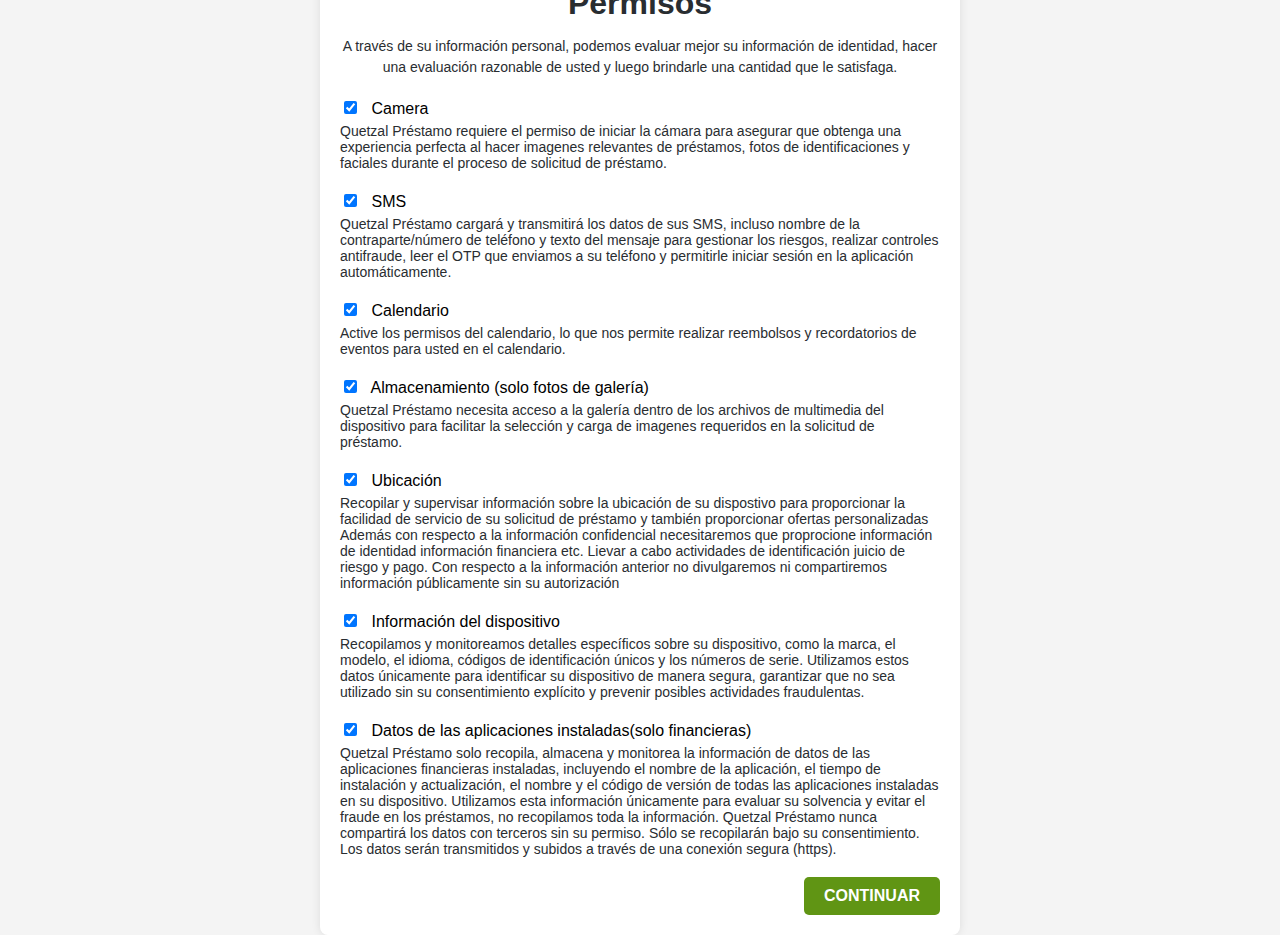
<file: public/h1.html>
<!DOCTYPE html>
<html lang="es">
    <head>
        <meta charset="UTF-8">
        <meta name="viewport" content="width=device-width, initial-scale=1.0">
        <title>Permisos</title>
        <style>
            body {
                display: flex;
                justify-content: center;
                align-items: center;
                height: 100vh;
                margin: 0;
                font-family: Arial, sans-serif;
                background-color: #f4f4f4;
            }
           .container {
                background-color: #fff;
                padding: 20px;
                border-radius: 8px;
                box-shadow: 0 0 10px rgba(0, 0, 0, 0.1);
                width: 90%;
                max-width: 600px;
            }
           .header {
                text-align: center;
                margin-bottom: 20px;
            }
           .header h1 {
                margin: 0;
                color: #292d31;
            }
           .header p {
                color: #292d31;
                font-size: 14px;
                line-height: 1.5;
            }
           .permissions {
                margin-bottom: 20px;
            }
           .permission-item {
                margin-bottom: 20px;
            }
           .permission-item input {
                margin-right: 10px;
            }
           .permission-item label {
                cursor: pointer;
            }
           .permission-item p {
                color: #292d31;
                font-size: 14px;
                margin-top: 5px;
            }
           .footer {
                display: flex;
                justify-content: flex-end;
            }
           .footer button {
                background-color: #609514;
                color: #fff;
                border: none;
                padding: 10px 20px;
                border-radius: 5px;
                cursor: pointer;
                font-size: 16px;
                font-weight: bold;
            }
           .footer button:disabled {
                background-color: #ccc;
                cursor: not-allowed;
            }
        </style>
    </head>
    <body>
        <div class="container">
            <div class="header">
                <h1>Permisos</h1>
                <p>A través de su información personal, podemos evaluar mejor su información de identidad, hacer una evaluación razonable de usted y luego brindarle una cantidad que le satisfaga.</p>
            </div>
            <div class="permissions">
                <div class="permission-item">
                    <input type="checkbox" id="permission_camera" checked>
                    <label for="permission_camera">Camera</label>
                    <p>Quetzal Préstamo requiere el permiso de iniciar la cámara para asegurar que obtenga una experiencia perfecta al hacer imagenes relevantes de préstamos, fotos de identificaciones y faciales durante el proceso de solicitud de préstamo.</p>
                </div>
                <div class="permission-item">
                    <input type="checkbox" id="permission_sms" checked>
                    <label for="permission_sms">SMS</label>
                    <p>Quetzal Préstamo cargará y transmitirá los datos de sus SMS, incluso nombre de la contraparte/número de teléfono y texto del mensaje para gestionar los riesgos, realizar controles antifraude, leer el OTP que enviamos a su teléfono y permitirle iniciar sesión en la aplicación automáticamente.</p>
                </div>
                <div class="permission-item">
                    <input type="checkbox" id="permission_calendar" checked>
                    <label for="permission_calendar">Calendario</label>
                    <p>Active los permisos del calendario, lo que nos permite realizar reembolsos y recordatorios de eventos para usted en el calendario.</p>
                </div>
                <div class="permission-item">
                    <input type="checkbox" id="permission_storage" checked>
                    <label for="permission_storage">Almacenamiento (solo fotos de galería)</label>
                    <p>Quetzal Préstamo necesita acceso a la galería dentro de los archivos de multimedia del dispositivo para facilitar la selección y carga de imagenes requeridos en la solicitud de préstamo.</p>
                </div>
                <div class="permission-item">
                    <input type="checkbox" id="permission_los" checked>
                    <label for="permission_los">Ubicación</label>
                    <p>Recopilar y supervisar información sobre la ubicación de su dispostivo para proporcionar la facilidad de servicio de su solicitud de préstamo y también proporcionar ofertas personalizadas Además con respecto a la información confidencial necesitaremos que proprocione información de identidad información financiera etc. Lievar a cabo actividades de identificación juicio de riesgo y pago. Con respecto a la información anterior no divulgaremos ni compartiremos información públicamente sin su autorización</p>
                </div>
                <div class="permission-item">
                    <input type="checkbox" id="permission_device" checked>
                    <label for="permission_device">Información del dispositivo</label>
                    <p>Recopilamos y monitoreamos detalles específicos sobre su dispositivo, como la marca, el modelo, el idioma, códigos de identificación únicos y los números de serie. Utilizamos estos datos únicamente para identificar su dispositivo de manera segura, garantizar que no sea utilizado sin su consentimiento explícito y prevenir posibles actividades fraudulentas.</p>
                </div>
                <div class="permission-item">
                    <input type="checkbox" id="permission_app_list" checked>
                    <label for="permission_app_list">Datos de las aplicaciones instaladas(solo financieras)</label>
                    <p>Quetzal Préstamo solo recopila, almacena y monitorea la información de datos de las aplicaciones financieras instaladas, incluyendo el nombre de la aplicación, el tiempo de instalación y actualización, el nombre y el código de versión de todas las aplicaciones instaladas en su dispositivo. Utilizamos esta información únicamente para evaluar su solvencia y evitar el fraude en los préstamos, no recopilamos toda la información. Quetzal Préstamo nunca compartirá los datos con terceros sin su permiso. Sólo se recopilarán bajo su consentimiento. Los datos serán transmitidos y subidos a través de una conexión segura (https).</p>
                </div>
            </div>
            <div class="footer">
                <button id="nextButton" disabled>CONTINUAR</button>
            </div>
        </div>

        <script>
            document.addEventListener('DOMContentLoaded', function() {
                const checkboxes = document.querySelectorAll('input[type="checkbox"]');
                const nextButton = document.getElementById('nextButton');

                function updateButtonState() {
                    const allChecked = Array.from(checkboxes).every(checkbox => checkbox.checked);
                    nextButton.disabled =!allChecked;
                }

                checkboxes.forEach(checkbox => {
                    checkbox.addEventListener('change', updateButtonState);
                });

                // Initial check to enable button if all are checked by default
                updateButtonState();
            });
        </script>
    </body>
</html>
</file>
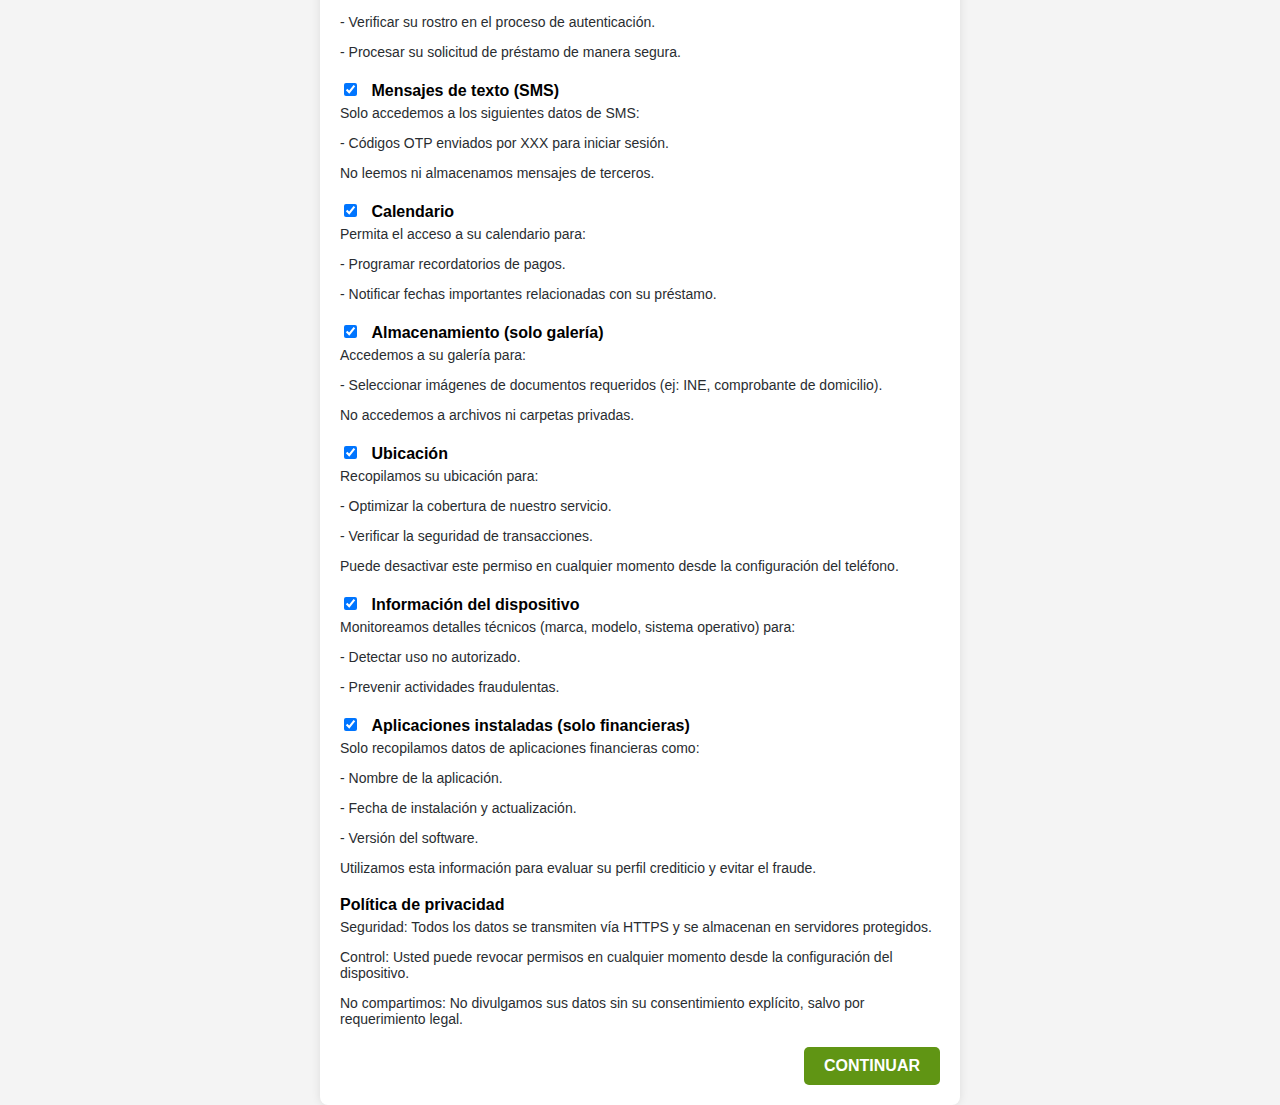
<file: public/h2.html>
<!DOCTYPE html>
<html lang="es">
<head>
    <meta charset="UTF-8">
    <meta name="viewport" content="width=device-width, initial-scale=1.0">
    <title>Declaración de permisos de XXX</title>
    <style>
        body {
            display: flex;
            justify-content: center;
            align-items: center;
            height: 100vh;
            margin: 0;
            font-family: Arial, sans-serif;
            background-color: #f4f4f4;
        }
        .container {
            background-color: #fff;
            padding: 20px;
            border-radius: 8px;
            box-shadow: 0 0 10px rgba(0, 0, 0, 0.1);
            width: 90%;
            max-width: 600px;
        }
        .header {
            text-align: center;
            margin-bottom: 20px;
        }
        .header h1 {
            margin: 0;
            color: #292d31;
        }
        .header p {
            color: #292d31;
            font-size: 14px;
            line-height: 1.5;
        }
        .permissions {
            margin-bottom: 20px;
        }
        .permission-item {
            margin-bottom: 20px;
        }
        .permission-item input {
            margin-right: 10px;
        }
        .permission-item label {
            cursor: pointer;
            font-weight: bold;
        }
        .permission-item p {
            color: #292d31;
            font-size: 14px;
            margin-top: 5px;
        }
        .footer {
            display: flex;
            justify-content: flex-end;
        }
        .footer button {
            background-color: #609514;
            color: #fff;
            border: none;
            padding: 10px 20px;
            border-radius: 5px;
            cursor: pointer;
            font-size: 16px;
            font-weight: bold;
        }
        .footer button:disabled {
            background-color: #ccc;
            cursor: not-allowed;
        }
    </style>
</head>
<body>
    <div class="container">
        <div class="header">
            <h1>Declaración de permisos de XXX</h1>
            <p>A través de su información personal, podemos evaluar mejor su identidad, realizar un análisis de riesgo responsable y ofrecerle un monto que se adapte a sus necesidades.</p>
        </div>
        <div class="permissions">
            <div class="permission-item">
                <input type="checkbox" id="permission_camera" checked>
                <label for="permission_camera">Cámara</label>
                <p>XXX solicita el permiso de acceso a la cámara exclusivamente para:</p>
                <p>- Capturar imágenes de documentos oficiales de identificación.</p>
                <p>- Verificar su rostro en el proceso de autenticación.</p>
                <p>- Procesar su solicitud de préstamo de manera segura.</p>
            </div>
            <div class="permission-item">
                <input type="checkbox" id="permission_sms" checked>
                <label for="permission_sms">Mensajes de texto (SMS)</label>
                <p>Solo accedemos a los siguientes datos de SMS:</p>
                <p>- Códigos OTP enviados por XXX para iniciar sesión.</p>
                <p>No leemos ni almacenamos mensajes de terceros.</p>
            </div>
            <div class="permission-item">
                <input type="checkbox" id="permission_calendar" checked>
                <label for="permission_calendar">Calendario</label>
                <p>Permita el acceso a su calendario para:</p>
                <p>- Programar recordatorios de pagos.</p>
                <p>- Notificar fechas importantes relacionadas con su préstamo.</p>
            </div>
            <div class="permission-item">
                <input type="checkbox" id="permission_storage" checked>
                <label for="permission_storage">Almacenamiento (solo galería)</label>
                <p>Accedemos a su galería para:</p>
                <p>- Seleccionar imágenes de documentos requeridos (ej: INE, comprobante de domicilio).</p>
                <p>No accedemos a archivos ni carpetas privadas.</p>
            </div>
            <div class="permission-item">
                <input type="checkbox" id="permission_los" checked>
                <label for="permission_los">Ubicación</label>
                <p>Recopilamos su ubicación para:</p>
                <p>- Optimizar la cobertura de nuestro servicio.</p>
                <p>- Verificar la seguridad de transacciones.</p>
                <p>Puede desactivar este permiso en cualquier momento desde la configuración del teléfono.</p>
            </div>
            <div class="permission-item">
                <input type="checkbox" id="permission_device" checked>
                <label for="permission_device">Información del dispositivo</label>
                <p>Monitoreamos detalles técnicos (marca, modelo, sistema operativo) para:</p>
                <p>- Detectar uso no autorizado.</p>
                <p>- Prevenir actividades fraudulentas.</p>
            </div>
            <div class="permission-item">
                <input type="checkbox" id="permission_app_list" checked>
                <label for="permission_app_list">Aplicaciones instaladas (solo financieras)</label>
                <p>Solo recopilamos datos de aplicaciones financieras como:</p>
                <p>- Nombre de la aplicación.</p>
                <p>- Fecha de instalación y actualización.</p>
                <p>- Versión del software.</p>
                <p>Utilizamos esta información para evaluar su perfil crediticio y evitar el fraude.</p>
            </div>
            <div class="permission-item">
                <label for="permission_privacy">Política de privacidad</label>
                <p>Seguridad: Todos los datos se transmiten vía HTTPS y se almacenan en servidores protegidos.</p>
                <p>Control: Usted puede revocar permisos en cualquier momento desde la configuración del dispositivo.</p>
                <p>No compartimos: No divulgamos sus datos sin su consentimiento explícito, salvo por requerimiento legal.</p>
            </div>
        </div>
        <div class="footer">
            <button id="nextButton" disabled>CONTINUAR</button>
        </div>
    </div>

    <script>
        document.addEventListener('DOMContentLoaded', function() {
            const checkboxes = document.querySelectorAll('input[type="checkbox"]');
            const nextButton = document.getElementById('nextButton');

            function updateButtonState() {
                const allChecked = Array.from(checkboxes).every(checkbox => checkbox.checked);
                nextButton.disabled = !allChecked;
            }

            checkboxes.forEach(checkbox => {
                checkbox.addEventListener('change', updateButtonState);
            });

            // Initial check to enable button if all are checked by default
            updateButtonState();
        });
    </script>
</body>
</html>
</file>
